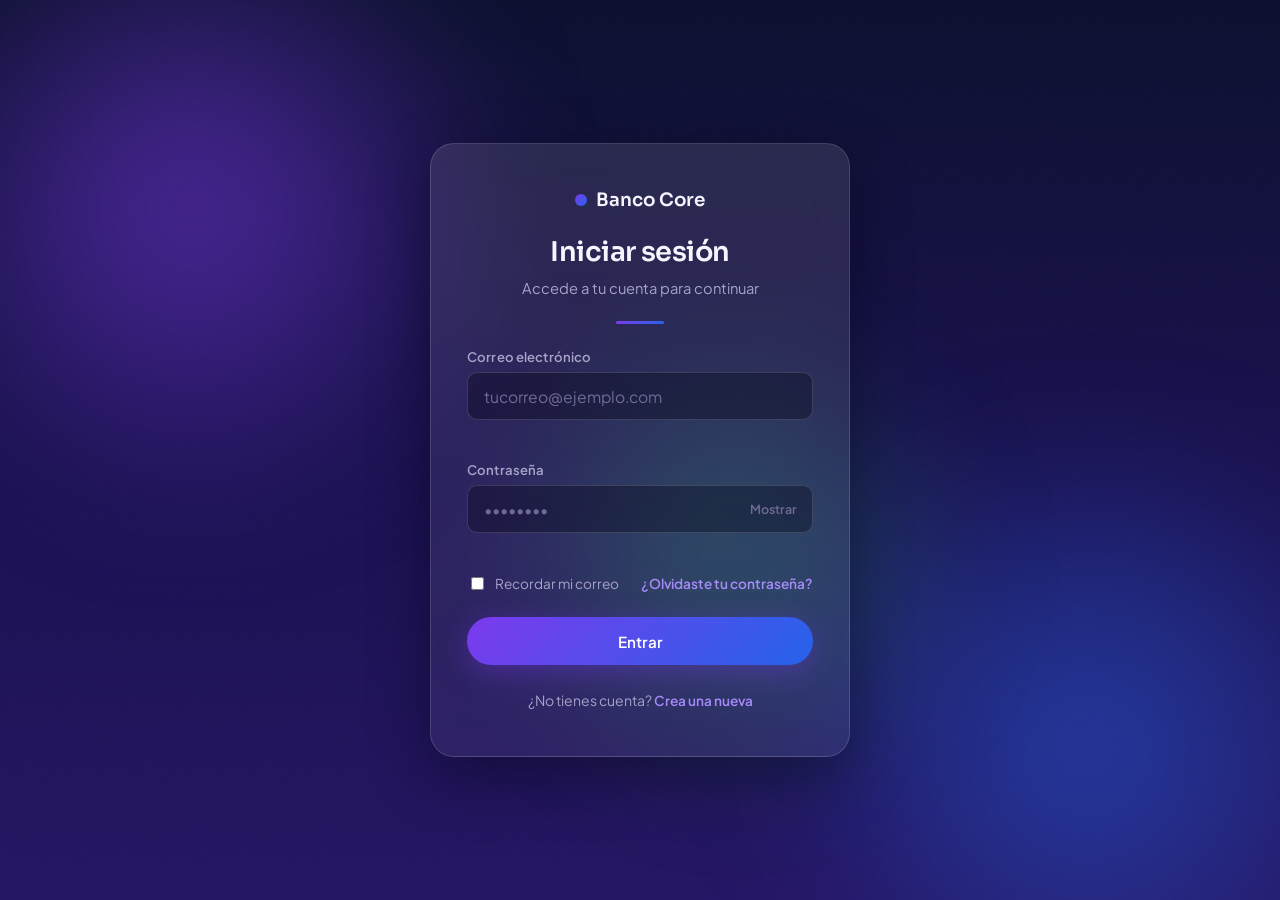
<file: index.html>
<!DOCTYPE html>
<html lang="es">
<head>
<meta charset="UTF-8">
<meta name="viewport" content="width=device-width, initial-scale=1.0">
<title>Iniciar sesión - Banco Core</title>
<link rel="preconnect" href="https://fonts.googleapis.com">
<link rel="preconnect" href="https://fonts.gstatic.com" crossorigin>
<link href="https://fonts.googleapis.com/css2?family=Sora:wght@500;600;700&family=Plus+Jakarta+Sans:wght@400;500;600&family=JetBrains+Mono:wght@400;500&display=swap" rel="stylesheet">
<link rel="stylesheet" href="css/styles.css">
</head>
<body class="login-page">
<main class="auth-shell">
  <div class="auth-container glass-card">
    <div class="brand-mark"><span class="brand-dot"></span>Banco Core</div>

    <form id="login-form" novalidate>
      <h1>Iniciar sesión</h1>
      <p class="form-subhead">Accede a tu cuenta para continuar</p>
      <div class="heading-rule"></div>

      <p class="auth-error" id="auth-error"></p>

      <div class="form-group">
        <label for="email">Correo electrónico</label>
        <input type="email" id="email" name="email" placeholder="tucorreo@ejemplo.com" required>
        <span class="error-message" id="email-error"></span>
      </div>

      <div class="form-group">
        <label for="password">Contraseña</label>
        <div class="password-wrapper">
          <input type="password" id="password" name="password" placeholder="••••••••" required>
          <button type="button" class="toggle-password" id="toggle-password">Mostrar</button>
        </div>
        <span class="error-message" id="password-error"></span>
      </div>

      <div class="form-options">
        <label class="checkbox-label">
          <input type="checkbox" id="remember-email">
          Recordar mi correo
        </label>
        <a href="recuperar.html" class="forgot-link">¿Olvidaste tu contraseña?</a>
      </div>

      <button type="submit" id="login-submit" class="btn btn-primary btn-block">Entrar</button>
      <p class="signup-hint">¿No tienes cuenta? <a href="registro.html" class="forgot-link">Crea una nueva</a></p>
    </form>
  </div>
</main>

<script src="js/animations.js"></script>
<script src="js/api.js"></script>
<script src="js/login.js"></script>
</body>
</html>
</file>
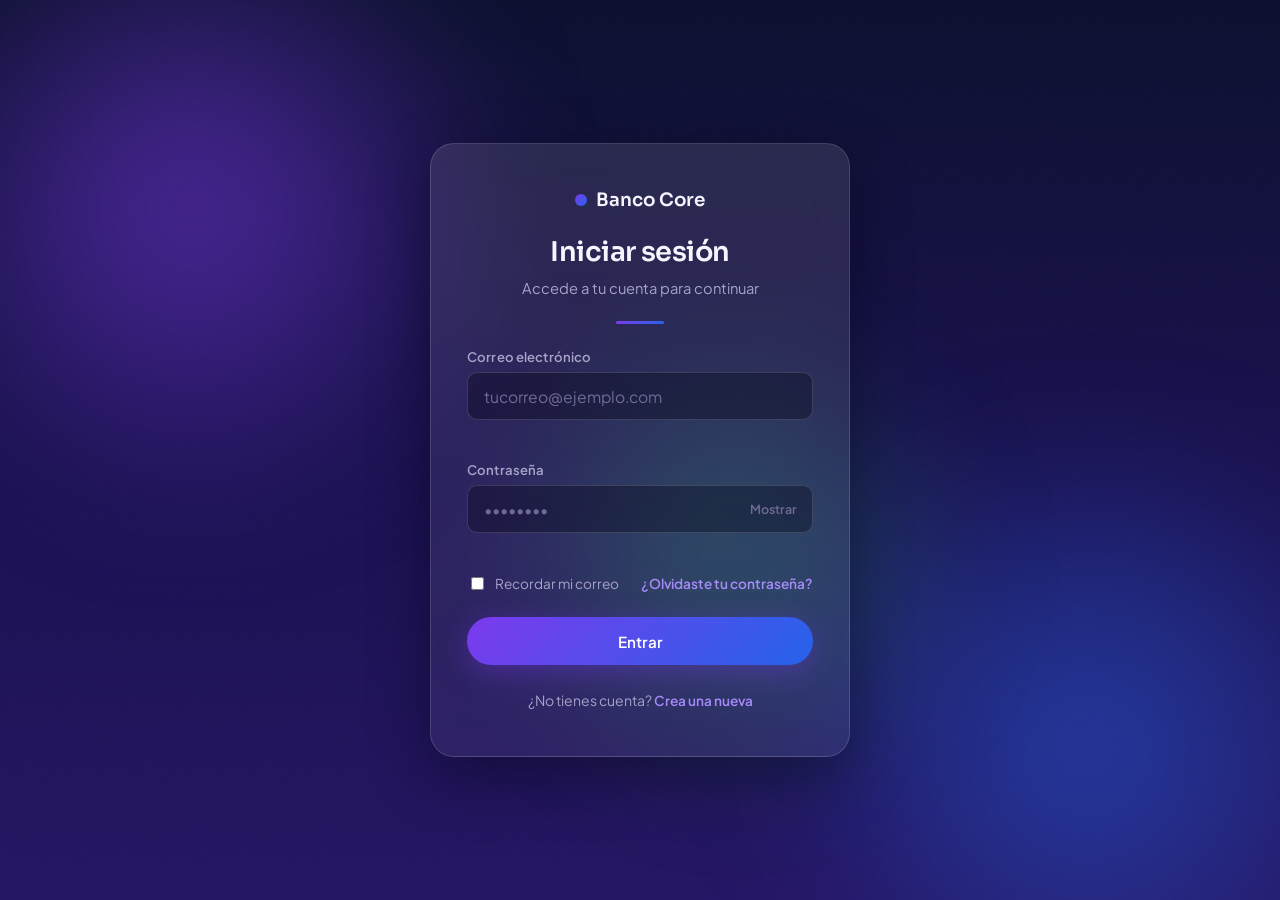
<file: dashboard.html>
<!DOCTYPE html>
<html lang="es">
<head>
<meta charset="UTF-8">
<meta name="viewport" content="width=device-width, initial-scale=1.0">
<title>Dashboard - Banco Core</title>
<link rel="preconnect" href="https://fonts.googleapis.com">
<link rel="preconnect" href="https://fonts.gstatic.com" crossorigin>
<link href="https://fonts.googleapis.com/css2?family=Sora:wght@500;600;700&family=Plus+Jakarta+Sans:wght@400;500;600&family=JetBrains+Mono:wght@400;500&display=swap" rel="stylesheet">
<link rel="stylesheet" href="css/styles.css">
</head>
<body class="dashboard-page">
<div class="app-shell">
  <aside class="app-sidebar">
    <div style="display:flex; align-items:center; justify-content:space-between;">
      <div class="brand-mark"><span class="brand-dot"></span>Banco Core</div>
      <div class="notif-wrapper">
        <button type="button" class="notif-bell" id="notif-bell" aria-label="Notificaciones">
          🔔<span class="notif-badge hidden" id="notif-badge">0</span>
        </button>
        <div class="notif-panel glass-card" id="notif-panel">
          <div class="notif-panel-header">
            <span>Notificaciones</span>
            <button type="button" class="notif-clear" id="notif-clear">Borrar todo</button>
          </div>
          <div id="notif-list"></div>
        </div>
      </div>
    </div>
    <nav class="app-nav">
      <a href="dashboard.html"><span class="icon">＄</span> Dashboard</a>
      <a href="transferencias.html"><span class="icon">→</span> Transferencias</a>
      <a href="historial.html"><span class="icon">≡</span> Historial</a>
    </nav>
    <a href="#" class="logout-link" id="logout-link">Cerrar sesión</a>
  </aside>

  <main class="app-main">
    <div class="app-topbar reveal">
      <div>
        <h1>Hola de nuevo 👋</h1>
        <p class="subtitle">Este es el resumen de tu cuenta hoy</p>
      </div>
      <div style="display:flex; align-items:center; gap:0.75rem;">
        <div class="user-chip glass-card">
          <span class="avatar" id="user-initial">•</span>
          <span id="user-name">Cargando…</span>
        </div>
        <button type="button" id="open-account-btn" class="btn btn-ghost">+ Abrir cuenta</button>
      </div>
    </div>

    <section class="glass-card reveal" id="open-account-card" style="display:none; padding:1.75rem; margin-bottom:2rem;">
      <div class="section-heading">
        <h2>Abrir nueva cuenta</h2>
      </div>
      <p class="auth-error" id="open-account-error"></p>
      <p class="success-banner" id="open-account-success">Cuenta creada con éxito.</p>
      <form id="open-account-form" novalidate style="display:flex; gap:1rem; align-items:flex-end; flex-wrap:wrap;">
        <div class="form-group" style="margin-bottom:0; flex:1; min-width:200px;">
          <label for="initial-deposit">Depósito inicial (máximo $200)</label>
          <input type="number" id="initial-deposit" name="initial-deposit" placeholder="0.00" min="0" max="200" step="0.01" required>
          <span class="error-message" id="initial-deposit-error"></span>
        </div>
        <button type="submit" id="open-account-submit" class="btn btn-primary">Crear cuenta</button>
        <button type="button" id="open-account-cancel" class="btn btn-ghost">Cancelar</button>
      </form>
    </section>

    <section class="balance-card glass-card reveal">
      <span class="eyebrow">Saldo disponible</span>
      <div class="balance-amount" id="balance-amount">$0.00</div>
      <div class="account-number" id="account-number" style="display:flex; align-items:center; gap:0.5rem;">
        <span id="account-number-text">Cuenta: —</span>
        <button type="button" id="copy-account-btn" class="notif-clear" style="display:none;">Copiar</button>
      </div>
      <div class="balance-actions" style="margin-top:1.25rem;">
        <a href="transferencias.html" class="btn btn-primary">Transferir dinero</a>
        <a href="historial.html" class="btn btn-ghost">Ver movimientos</a>
      </div>
    </section>

    <div class="card-grid">
      <div class="glass-card stat-card reveal">
        <div class="stat-label">Cuentas activas</div>
        <div class="stat-value" id="stat-cuentas">—</div>
      </div>
      <div class="glass-card stat-card positive reveal">
        <div class="stat-label">Último ingreso</div>
        <div class="stat-value" id="stat-ingreso">—</div>
      </div>
      <div class="glass-card stat-card negative reveal">
        <div class="stat-label">Último egreso</div>
        <div class="stat-value" id="stat-egreso">—</div>
      </div>
    </div>

    <section class="glass-card reveal" style="padding:1.75rem;">
      <div class="section-heading">
        <h2>Movimientos recientes</h2>
        <a href="historial.html" class="forgot-link">Ver todo →</a>
      </div>
      <div class="movement-list" id="recent-movements">
        <div class="empty-state">Cargando movimientos…</div>
      </div>
    </section>
  </main>
</div>

<script src="js/animations.js"></script>
<script src="js/api.js"></script>
<script src="js/notifications.js"></script>
<script src="js/dashboard.js"></script>
</body>
</html>
</file>
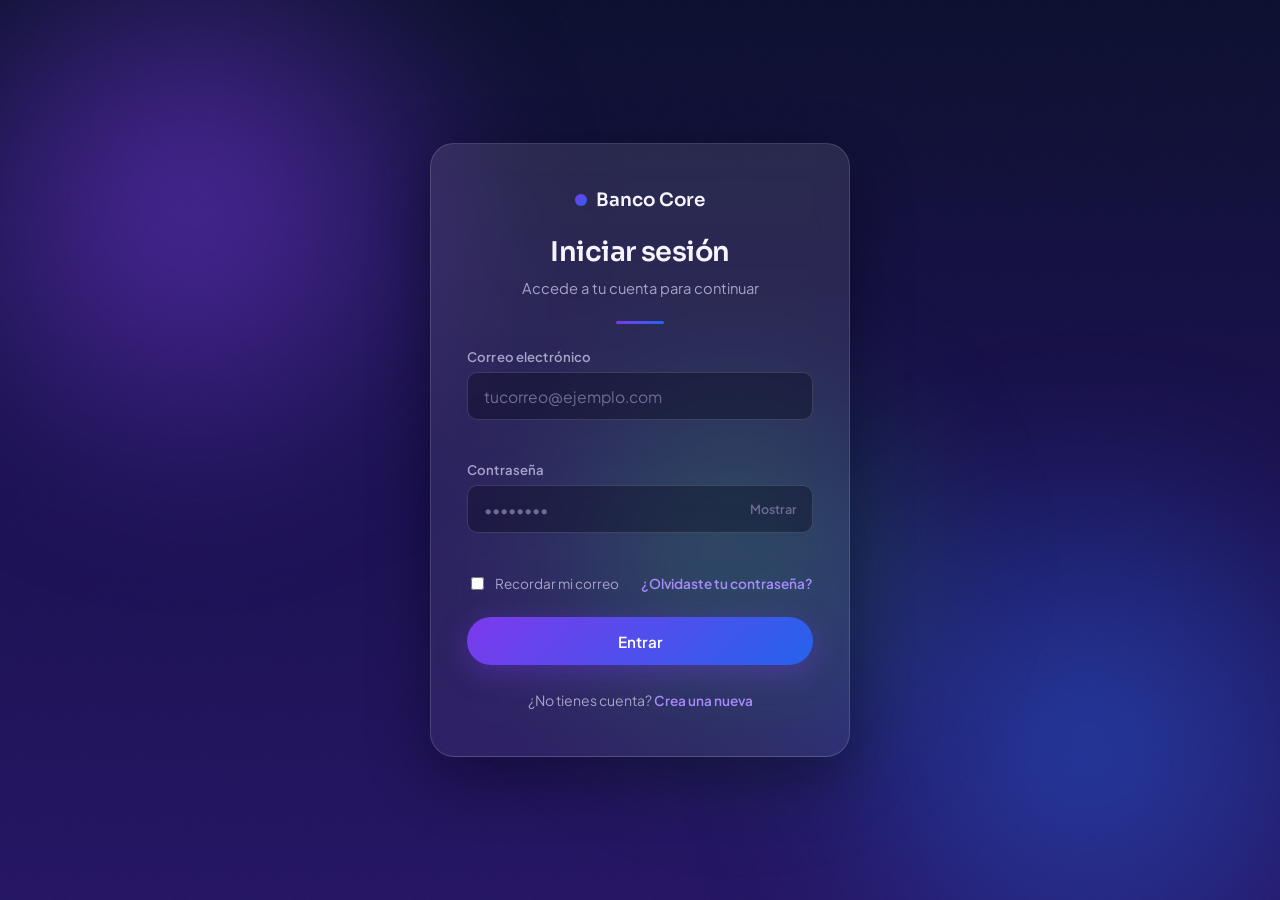
<file: historial.html>
<!DOCTYPE html>
<html lang="es">
<head>
<meta charset="UTF-8">
<meta name="viewport" content="width=device-width, initial-scale=1.0">
<title>Historial - Banco Core</title>
<link rel="preconnect" href="https://fonts.googleapis.com">
<link rel="preconnect" href="https://fonts.gstatic.com" crossorigin>
<link href="https://fonts.googleapis.com/css2?family=Sora:wght@500;600;700&family=Plus+Jakarta+Sans:wght@400;500;600&family=JetBrains+Mono:wght@400;500&display=swap" rel="stylesheet">
<link rel="stylesheet" href="css/styles.css">
</head>
<body class="historial-page">
<div class="app-shell">
  <aside class="app-sidebar">
    <div style="display:flex; align-items:center; justify-content:space-between;">
      <div class="brand-mark"><span class="brand-dot"></span>Banco Core</div>
      <div class="notif-wrapper">
        <button type="button" class="notif-bell" id="notif-bell" aria-label="Notificaciones">
          🔔<span class="notif-badge hidden" id="notif-badge">0</span>
        </button>
        <div class="notif-panel glass-card" id="notif-panel">
          <div class="notif-panel-header">
            <span>Notificaciones</span>
            <button type="button" class="notif-clear" id="notif-clear">Borrar todo</button>
          </div>
          <div id="notif-list"></div>
        </div>
      </div>
    </div>
    <nav class="app-nav">
      <a href="dashboard.html"><span class="icon">＄</span> Dashboard</a>
      <a href="transferencias.html"><span class="icon">→</span> Transferencias</a>
      <a href="historial.html"><span class="icon">≡</span> Historial</a>
    </nav>
    <a href="#" class="logout-link" id="logout-link">Cerrar sesión</a>
  </aside>

  <main class="app-main">
    <div class="app-topbar reveal">
      <div>
        <h1>Historial de movimientos</h1>
        <p class="subtitle">Todas tus transferencias, entrantes y salientes</p>
      </div>
    </div>

    <section class="glass-card reveal" style="padding:1.5rem 1.75rem; margin-bottom:1.5rem;">
      <div class="section-heading">
        <h2>Filtrar movimientos</h2>
        <button type="button" id="clear-filters-btn" class="notif-clear">Limpiar filtros</button>
      </div>
      <form id="filters-form" style="display:flex; gap:1rem; flex-wrap:wrap; align-items:flex-end;">
        <div class="form-group" style="margin-bottom:0; flex:1; min-width:150px;">
          <label for="filter-date-from">Desde</label>
          <input type="date" id="filter-date-from">
        </div>
        <div class="form-group" style="margin-bottom:0; flex:1; min-width:150px;">
          <label for="filter-date-to">Hasta</label>
          <input type="date" id="filter-date-to">
        </div>
        <div class="form-group" style="margin-bottom:0; flex:1; min-width:130px;">
          <label for="filter-amount-min">Monto mínimo</label>
          <input type="number" id="filter-amount-min" placeholder="0.00" min="0" step="0.01">
        </div>
        <div class="form-group" style="margin-bottom:0; flex:1; min-width:130px;">
          <label for="filter-amount-max">Monto máximo</label>
          <input type="number" id="filter-amount-max" placeholder="0.00" min="0" step="0.01">
        </div>
        <div class="form-group" style="margin-bottom:0; flex:1; min-width:150px;">
          <label for="filter-type">Tipo</label>
          <select id="filter-type" style="width:100%;padding:0.85rem 1rem;border-radius:10px;border:1px solid var(--surface-border);background:rgba(5,4,20,0.35);color:var(--text-primary);font-size:0.98rem;">
            <option value="">Todos</option>
            <option value="in">Solo entradas</option>
            <option value="out">Solo salidas</option>
          </select>
        </div>
      </form>
    </section>

    <section class="glass-card reveal" style="padding:1.75rem;">
      <div class="movement-list" id="movement-list">
        <div class="empty-state">Cargando movimientos…</div>
      </div>
    </section>
  </main>
</div>

<script src="js/animations.js"></script>
<script src="js/api.js"></script>
<script src="js/notifications.js"></script>
<script src="js/historial.js"></script>
</body>
</html>
</file>
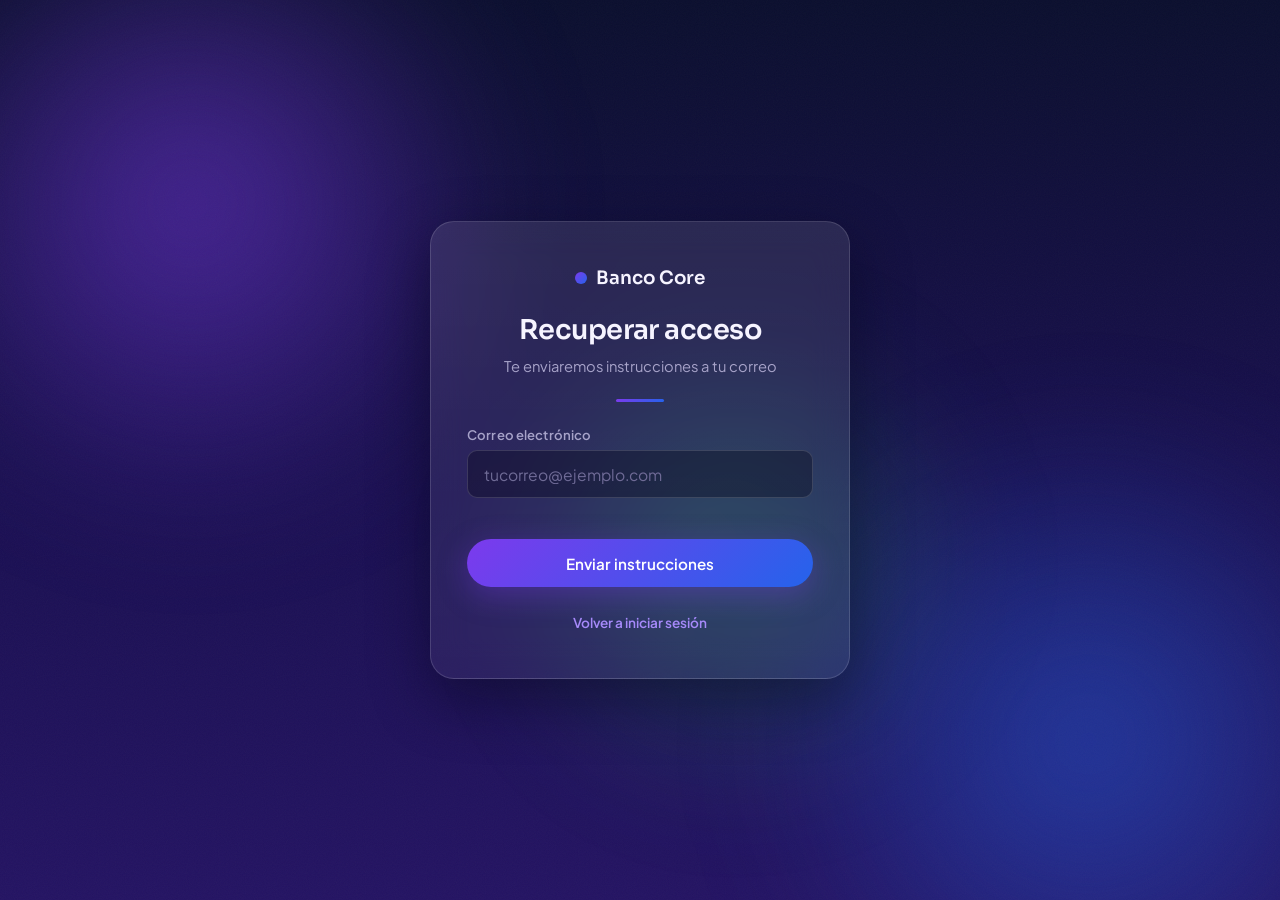
<file: recuperar.html>
<!DOCTYPE html>
<html lang="es">
<head>
<meta charset="UTF-8">
<meta name="viewport" content="width=device-width, initial-scale=1.0">
<title>Recuperar acceso - Banco Core</title>
<link rel="preconnect" href="https://fonts.googleapis.com">
<link rel="preconnect" href="https://fonts.gstatic.com" crossorigin>
<link href="https://fonts.googleapis.com/css2?family=Sora:wght@500;600;700&family=Plus+Jakarta+Sans:wght@400;500;600&family=JetBrains+Mono:wght@400;500&display=swap" rel="stylesheet">
<link rel="stylesheet" href="css/styles.css">
</head>
<body class="recuperar-page">
<main class="auth-shell">
  <div class="auth-container glass-card">
    <div class="brand-mark"><span class="brand-dot"></span>Banco Core</div>

    <form id="recuperar-form" novalidate>
      <h1>Recuperar acceso</h1>
      <p class="form-subhead">Te enviaremos instrucciones a tu correo</p>
      <div class="heading-rule"></div>

      <p class="auth-error" id="auth-error"></p>
      <p class="success-banner" id="success-banner">Listo. Revisa tu correo para continuar.</p>

      <div class="form-group">
        <label for="email">Correo electrónico</label>
        <input type="email" id="email" name="email" placeholder="tucorreo@ejemplo.com" required>
        <span class="error-message" id="email-error"></span>
      </div>

      <button type="submit" id="recuperar-submit" class="btn btn-primary btn-block">Enviar instrucciones</button>
      <p class="signup-hint"><a href="index.html" class="forgot-link">Volver a iniciar sesión</a></p>
    </form>
  </div>
</main>

<script src="js/animations.js"></script>
<script src="js/recuperar.js"></script>
</body>
</html>
</file>
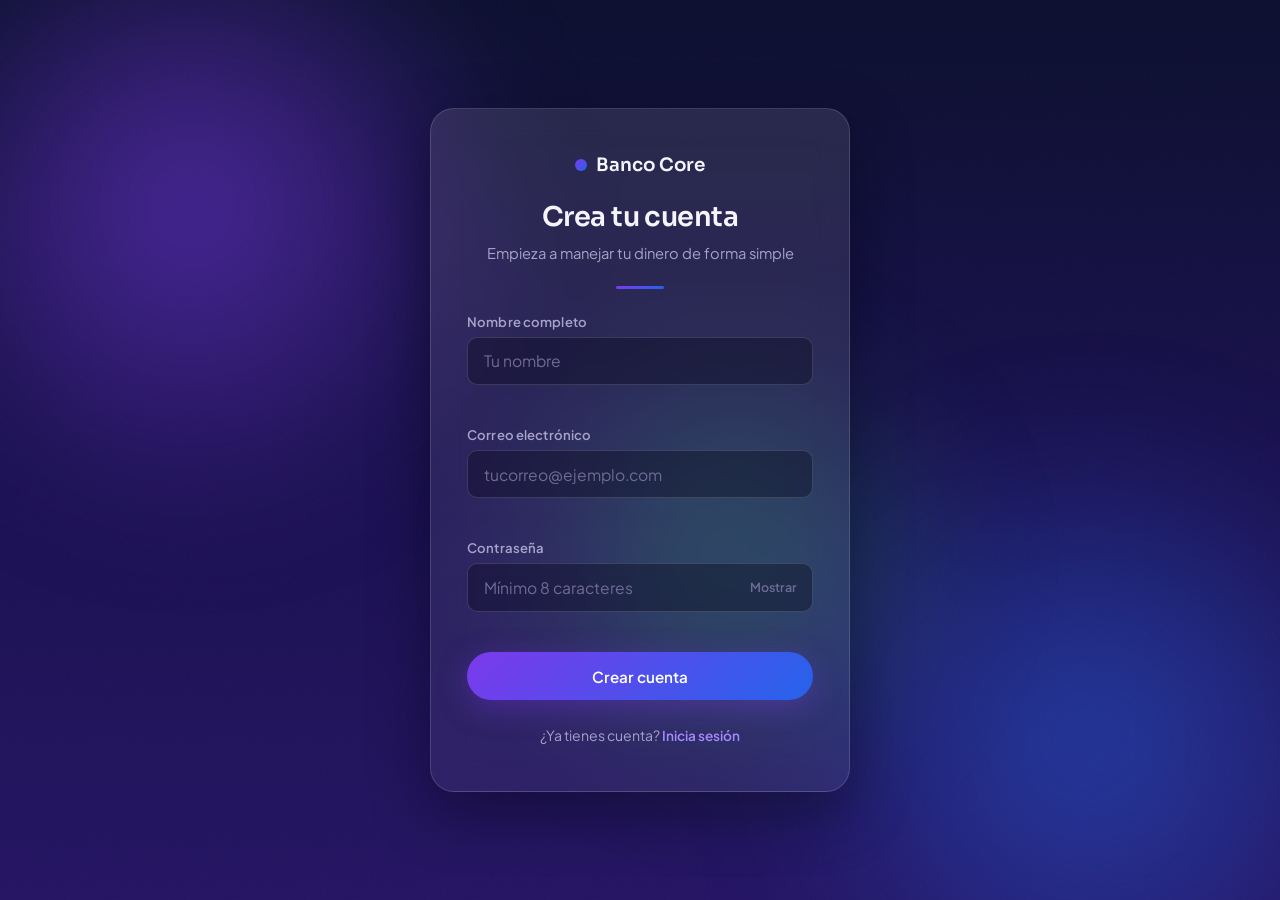
<file: registro.html>
<!DOCTYPE html>
<html lang="es">
<head>
<meta charset="UTF-8">
<meta name="viewport" content="width=device-width, initial-scale=1.0">
<title>Crear cuenta - Banco Core</title>
<link rel="preconnect" href="https://fonts.googleapis.com">
<link rel="preconnect" href="https://fonts.gstatic.com" crossorigin>
<link href="https://fonts.googleapis.com/css2?family=Sora:wght@500;600;700&family=Plus+Jakarta+Sans:wght@400;500;600&family=JetBrains+Mono:wght@400;500&display=swap" rel="stylesheet">
<link rel="stylesheet" href="css/styles.css">
</head>
<body class="registro-page">
<main class="auth-shell">
  <div class="auth-container glass-card">
    <div class="brand-mark"><span class="brand-dot"></span>Banco Core</div>

    <form id="registro-form" novalidate>
      <h1>Crea tu cuenta</h1>
      <p class="form-subhead">Empieza a manejar tu dinero de forma simple</p>
      <div class="heading-rule"></div>

      <p class="auth-error" id="auth-error"></p>

      <div class="form-group">
        <label for="name">Nombre completo</label>
        <input type="text" id="name" name="name" placeholder="Tu nombre" required>
        <span class="error-message" id="name-error"></span>
      </div>

      <div class="form-group">
        <label for="email">Correo electrónico</label>
        <input type="email" id="email" name="email" placeholder="tucorreo@ejemplo.com" required>
        <span class="error-message" id="email-error"></span>
      </div>

      <div class="form-group">
        <label for="password">Contraseña</label>
        <div class="password-wrapper">
          <input type="password" id="password" name="password" placeholder="Mínimo 8 caracteres" required>
          <button type="button" class="toggle-password" id="toggle-password">Mostrar</button>
        </div>
        <span class="error-message" id="password-error"></span>
      </div>

      <button type="submit" id="registro-submit" class="btn btn-primary btn-block">Crear cuenta</button>
      <p class="signup-hint">¿Ya tienes cuenta? <a href="index.html" class="forgot-link">Inicia sesión</a></p>
    </form>
  </div>
</main>

<script src="js/animations.js"></script>
<script src="js/api.js"></script>
<script src="js/registro.js"></script>
</body>
</html>
</file>
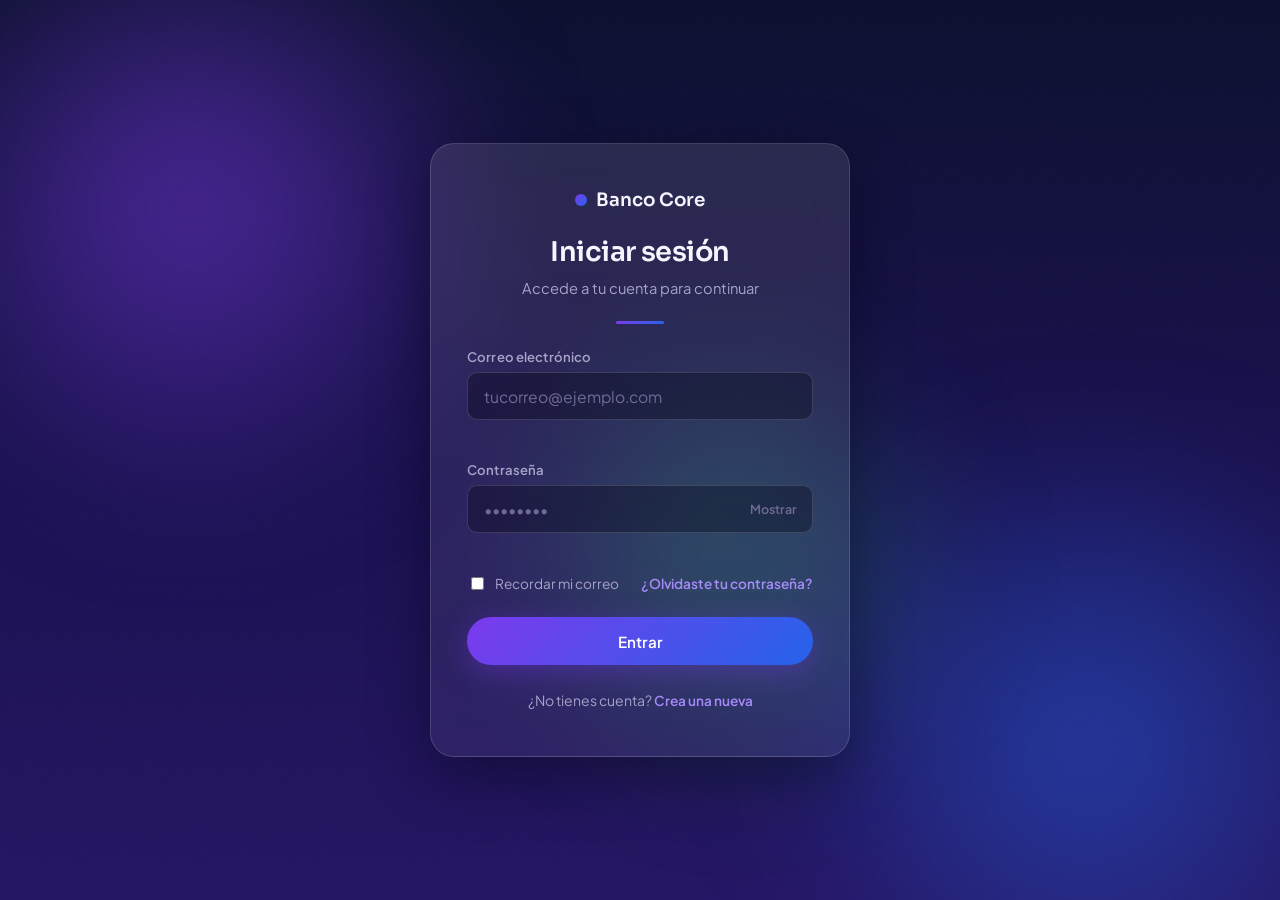
<file: transferencias.html>
<!DOCTYPE html>
<html lang="es">
<head>
<meta charset="UTF-8">
<meta name="viewport" content="width=device-width, initial-scale=1.0">
<title>Transferencias - Banco Core</title>
<link rel="preconnect" href="https://fonts.googleapis.com">
<link rel="preconnect" href="https://fonts.gstatic.com" crossorigin>
<link href="https://fonts.googleapis.com/css2?family=Sora:wght@500;600;700&family=Plus+Jakarta+Sans:wght@400;500;600&family=JetBrains+Mono:wght@400;500&display=swap" rel="stylesheet">
<link rel="stylesheet" href="css/styles.css">
</head>
<body class="transferencias-page">
<div class="app-shell">
  <aside class="app-sidebar">
    <div style="display:flex; align-items:center; justify-content:space-between;">
      <div class="brand-mark"><span class="brand-dot"></span>Banco Core</div>
      <div class="notif-wrapper">
        <button type="button" class="notif-bell" id="notif-bell" aria-label="Notificaciones">
          🔔<span class="notif-badge hidden" id="notif-badge">0</span>
        </button>
        <div class="notif-panel glass-card" id="notif-panel">
          <div class="notif-panel-header">
            <span>Notificaciones</span>
            <button type="button" class="notif-clear" id="notif-clear">Borrar todo</button>
          </div>
          <div id="notif-list"></div>
        </div>
      </div>
    </div>
    <nav class="app-nav">
      <a href="dashboard.html"><span class="icon">＄</span> Dashboard</a>
      <a href="transferencias.html"><span class="icon">→</span> Transferencias</a>
      <a href="historial.html"><span class="icon">≡</span> Historial</a>
    </nav>
    <a href="#" class="logout-link" id="logout-link">Cerrar sesión</a>
  </aside>

  <main class="app-main">
    <div class="app-topbar reveal">
      <div>
        <h1>Enviar transferencia</h1>
        <p class="subtitle">Manda dinero a otra cuenta de forma instantánea</p>
      </div>
    </div>

    <div class="transfer-layout">
      <section class="glass-card transfer-form-card reveal">
        <p class="auth-error" id="transfer-error"></p>
        <p class="success-banner" id="transfer-success">
          <span>Transferencia realizada con éxito.</span>
          <button type="button" id="download-receipt-btn" class="notif-clear" style="margin-left:auto;">Descargar comprobante</button>
        </p>

        <form id="transfer-form" novalidate>
          <div class="form-group">
            <label for="origen">Cuenta de origen</label>
            <select id="origen" name="origen" required
              style="width:100%;padding:0.85rem 1rem;border-radius:10px;border:1px solid var(--surface-border);background:rgba(5,4,20,0.35);color:var(--text-primary);font-size:0.98rem;">
              <option value="">Cargando cuentas…</option>
            </select>
            <span class="error-message" id="origen-error"></span>
          </div>

          <div class="form-group">
            <label for="destino">Cuenta destino</label>
            <input type="text" id="destino" name="destino" placeholder="ACC-1002" required>
            <span class="error-message" id="destino-error"></span>
          </div>

          <div class="form-group">
            <label for="monto">Monto a transferir</label>
            <input type="number" id="monto" name="monto" placeholder="0.00" min="0.01" step="0.01" required>
            <span class="error-message" id="monto-error"></span>
          </div>

          <button type="submit" id="transfer-submit" class="btn btn-primary btn-block">Transferir ahora</button>
        </form>
      </section>

      <aside class="glass-card transfer-summary reveal">
        <h2 style="font-size:1.05rem;margin-bottom:1rem;">Resumen</h2>
        <div class="summary-row">
          <span>Origen</span>
          <span id="summary-origen">—</span>
        </div>
        <div class="summary-row">
          <span>Destino</span>
          <span id="summary-destino">—</span>
        </div>
        <div class="summary-row">
          <span>Monto</span>
          <span id="summary-monto">$0.00</span>
        </div>
        <p style="margin-top:1.25rem;font-size:0.8rem;">Las transferencias entre cuentas de Banco Core son instantáneas y sin comisión.</p>
      </aside>
    </div>
  </main>
</div>

<script src="js/animations.js"></script>
<script src="js/api.js"></script>
<script src="js/notifications.js"></script>
<script src="js/transferencias.js"></script>
</body>
</html>
</file>
<file: css/styles.css>
/*
   BANCO CORE — Sistema de diseño
   Paleta vibrante / degradados · Sora + Plus Jakarta Sans + JetBrains Mono
  */

:root {
  /* Color — fondo */
  --bg-deep-1: #0b0f2e;
  --bg-deep-2: #1a1051;
  --bg-deep-3: #241463;

  /* Color — acentos */
  --violet: #7c3aed;
  --violet-soft: #a78bfa;
  --blue: #2563eb;
  --lime: #22d66b;
  --coral: #ff5d73;
  --gold: #fbbf24;

  --grad-primary: linear-gradient(135deg, var(--violet) 0%, var(--blue) 100%);
  --grad-aurora-1: radial-gradient(circle, rgba(124, 58, 237, 0.55), transparent 60%);
  --grad-aurora-2: radial-gradient(circle, rgba(37, 99, 235, 0.5), transparent 60%);
  --grad-aurora-3: radial-gradient(circle, rgba(34, 214, 107, 0.28), transparent 60%);

  /* Superficies */
  --surface: rgba(255, 255, 255, 0.06);
  --surface-strong: rgba(255, 255, 255, 0.1);
  --surface-border: rgba(255, 255, 255, 0.14);
  --surface-border-hover: rgba(255, 255, 255, 0.28);

  /* Texto */
  --text-primary: #f6f4ff;
  --text-muted: #a7a3c9;
  --text-faint: #6f6b96;

  /* Tipografía */
  --font-display: "Sora", sans-serif;
  --font-body: "Plus Jakarta Sans", sans-serif;
  --font-mono: "JetBrains Mono", monospace;

  /* Espaciado / radios */
  --radius-sm: 10px;
  --radius-md: 16px;
  --radius-lg: 24px;
  --radius-pill: 999px;

  --shadow-glow-violet: 0 8px 30px rgba(124, 58, 237, 0.35);
  --shadow-glow-blue: 0 8px 30px rgba(37, 99, 235, 0.3);
  --shadow-card: 0 20px 60px rgba(5, 4, 20, 0.45);

  --ease: cubic-bezier(0.16, 1, 0.3, 1);
  --speed-fast: 0.18s;
  --speed-med: 0.4s;
  --speed-slow: 0.8s;
}

/* ---------- Reset ---------- */
*,
*::before,
*::after {
  box-sizing: border-box;
}

html {
  scroll-behavior: smooth;
}

body {
  margin: 0;
  min-height: 100vh;
  font-family: var(--font-body);
  color: var(--text-primary);
  background-color: var(--bg-deep-1);
  -webkit-font-smoothing: antialiased;
  position: relative;
  overflow-x: hidden;
}

h1, h2, h3, h4 {
  font-family: var(--font-display);
  margin: 0;
  letter-spacing: -0.02em;
}

p {
  margin: 0;
  color: var(--text-muted);
  line-height: 1.6;
}

a {
  color: var(--violet-soft);
  text-decoration: none;
  transition: color var(--speed-fast) var(--ease);
}
a:hover {
  color: var(--lime);
}

button {
  font-family: inherit;
}

input {
  font-family: var(--font-body);
}

::selection {
  background: var(--violet);
  color: white;
}

/* Foco visible accesible en toda la app */
a:focus-visible,
button:focus-visible,
input:focus-visible,
[tabindex]:focus-visible {
  outline: 2px solid var(--lime);
  outline-offset: 3px;
  border-radius: var(--radius-sm);
}

/* ---------- Fondo animado "aurora" (elemento firma) ---------- */
.aurora-bg {
  position: fixed;
  inset: 0;
  z-index: -1;
  overflow: hidden;
  background:
    linear-gradient(180deg, var(--bg-deep-1) 0%, var(--bg-deep-2) 55%, var(--bg-deep-3) 100%);
}

.aurora-bg::before,
.aurora-bg::after,
.aurora-bg .blob {
  content: "";
  position: absolute;
  width: 60vmax;
  height: 60vmax;
  border-radius: 50%;
  filter: blur(60px);
  will-change: transform;
}

.aurora-bg::before {
  background: var(--grad-aurora-1);
  top: -20%;
  left: -15%;
  animation: drift-a 22s ease-in-out infinite alternate;
}

.aurora-bg::after {
  background: var(--grad-aurora-2);
  bottom: -25%;
  right: -15%;
  animation: drift-b 26s ease-in-out infinite alternate;
}

.aurora-bg .blob {
  background: var(--grad-aurora-3);
  top: 30%;
  left: 35%;
  width: 45vmax;
  height: 45vmax;
  animation: drift-c 30s ease-in-out infinite alternate;
}

@keyframes drift-a {
  to { transform: translate(8%, 10%) scale(1.15); }
}
@keyframes drift-b {
  to { transform: translate(-10%, -6%) scale(1.1); }
}
@keyframes drift-c {
  to { transform: translate(-6%, 8%) scale(0.9); }
}

.grain-overlay {
  position: fixed;
  inset: 0;
  z-index: -1;
  pointer-events: none;
  opacity: 0.035;
  background-image: url("data:image/svg+xml,%3Csvg xmlns='http://www.w3.org/2000/svg' width='120' height='120'%3E%3Cfilter id='n'%3E%3CfeTurbulence type='fractalNoise' baseFrequency='0.9' numOctaves='2' stitchTiles='stitch'/%3E%3C/filter%3E%3Crect width='100%25' height='100%25' filter='url(%23n)'/%3E%3C/svg%3E");
}

/* ---------- Marca ---------- */
.brand-mark {
  display: inline-flex;
  align-items: center;
  gap: 0.6rem;
  font-family: var(--font-display);
  font-weight: 600;
  font-size: 1.15rem;
  color: var(--text-primary);
}

.brand-dot {
  width: 12px;
  height: 12px;
  border-radius: 50%;
  background: var(--grad-primary);
  box-shadow: 0 0 0 0 rgba(124, 58, 237, 0.6);
  animation: pulse-dot 2.4s ease-in-out infinite;
}

@keyframes pulse-dot {
  0%   { box-shadow: 0 0 0 0 rgba(124, 58, 237, 0.55); }
  70%  { box-shadow: 0 0 0 10px rgba(124, 58, 237, 0); }
  100% { box-shadow: 0 0 0 0 rgba(124, 58, 237, 0); }
}

/* ---------- Superficies de cristal ---------- */
.glass-card {
  background: linear-gradient(180deg, var(--surface-strong), var(--surface));
  border: 1px solid var(--surface-border);
  border-radius: var(--radius-lg);
  backdrop-filter: blur(18px);
  -webkit-backdrop-filter: blur(18px);
  box-shadow: var(--shadow-card);
  transition: border-color var(--speed-med) var(--ease), transform var(--speed-med) var(--ease);
}

.glass-card:hover {
  border-color: var(--surface-border-hover);
}

/* ---------- Botones ---------- */
.btn {
  display: inline-flex;
  align-items: center;
  justify-content: center;
  gap: 0.5rem;
  padding: 0.9rem 1.6rem;
  border-radius: var(--radius-pill);
  border: none;
  cursor: pointer;
  font-weight: 600;
  font-size: 0.95rem;
  position: relative;
  overflow: hidden;
  transition: transform var(--speed-fast) var(--ease), box-shadow var(--speed-fast) var(--ease), filter var(--speed-fast) var(--ease);
}

.btn:active {
  transform: scale(0.97);
}

.btn-primary {
  background: var(--grad-primary);
  color: white;
  box-shadow: var(--shadow-glow-violet);
}

.btn-primary::after {
  content: "";
  position: absolute;
  inset: 0;
  background: linear-gradient(120deg, transparent 30%, rgba(255, 255, 255, 0.35) 50%, transparent 70%);
  transform: translateX(-120%);
  transition: transform 0.6s var(--ease);
}

.btn-primary:hover::after {
  transform: translateX(120%);
}

.btn-primary:hover {
  filter: brightness(1.08);
  box-shadow: 0 10px 40px rgba(124, 58, 237, 0.5);
}

.btn-ghost {
  background: var(--surface);
  color: var(--text-primary);
  border: 1px solid var(--surface-border);
}

.btn-ghost:hover {
  border-color: var(--violet-soft);
  color: var(--violet-soft);
}

.btn-block {
  width: 100%;
}

.btn[disabled] {
  opacity: 0.55;
  cursor: not-allowed;
  filter: grayscale(0.3);
}

/* ---------- Formularios ---------- */
.form-group {
  margin-bottom: 1.35rem;
  text-align: left;
}

.form-group label {
  display: block;
  font-size: 0.82rem;
  font-weight: 600;
  color: var(--text-muted);
  margin-bottom: 0.45rem;
  letter-spacing: 0.01em;
}

.form-group input {
  width: 100%;
  padding: 0.85rem 1rem;
  border-radius: var(--radius-sm);
  border: 1px solid var(--surface-border);
  background: rgba(5, 4, 20, 0.35);
  color: var(--text-primary);
  font-size: 0.98rem;
  transition: border-color var(--speed-fast) var(--ease), box-shadow var(--speed-fast) var(--ease);
}

.form-group input::placeholder {
  color: var(--text-faint);
}

.form-group input:focus {
  outline: none;
  border-color: var(--violet-soft);
  box-shadow: 0 0 0 4px rgba(124, 58, 237, 0.18);
}

.form-group input.invalid {
  border-color: var(--coral);
}

.error-message {
  display: block;
  min-height: 1.1em;
  color: var(--coral);
  font-size: 0.78rem;
  margin-top: 0.35rem;
}

.auth-error {
  min-height: 1.2em;
  color: var(--coral);
  font-size: 0.88rem;
  background: rgba(255, 93, 115, 0.1);
  border: 1px solid rgba(255, 93, 115, 0.25);
  border-radius: var(--radius-sm);
  padding: 0.6rem 0.8rem;
  margin-bottom: 1rem;
  display: none;
}

.auth-error.visible {
  display: block;
}

.password-wrapper {
  position: relative;
  display: flex;
  align-items: center;
}

.toggle-password {
  position: absolute;
  right: 0.6rem;
  background: none;
  border: none;
  color: var(--text-faint);
  font-size: 0.78rem;
  font-weight: 600;
  cursor: pointer;
}

.toggle-password:hover {
  color: var(--violet-soft);
}

.checkbox-label {
  display: inline-flex;
  align-items: center;
  gap: 0.5rem;
  font-size: 0.85rem;
  color: var(--text-muted);
}

/* ---------- Layout de autenticación (login / registro / recuperar) ---------- */
.auth-shell {
  min-height: 100vh;
  display: flex;
  align-items: center;
  justify-content: center;
  padding: 2rem 1.25rem;
}

.auth-container {
  width: 100%;
  max-width: 420px;
  padding: 2.75rem 2.25rem;
  text-align: center;
  animation: rise-in var(--speed-slow) var(--ease) both;
}

@keyframes rise-in {
  from { opacity: 0; transform: translateY(26px) scale(0.98); }
  to   { opacity: 1; transform: translateY(0) scale(1); }
}

.auth-container .brand-mark {
  justify-content: center;
  margin-bottom: 1.5rem;
}

.auth-container h1 {
  font-size: 1.7rem;
  font-weight: 600;
}

.form-subhead {
  margin-top: 0.5rem;
  font-size: 0.92rem;
}

.heading-rule {
  width: 48px;
  height: 3px;
  border-radius: var(--radius-pill);
  background: var(--grad-primary);
  margin: 1.25rem auto 1.5rem;
}

.form-options {
  display: flex;
  align-items: center;
  justify-content: space-between;
  margin-bottom: 1.5rem;
  font-size: 0.85rem;
}

.forgot-link {
  font-size: 0.85rem;
  font-weight: 600;
}

.signup-hint {
  margin-top: 1.5rem;
  font-size: 0.88rem;
}

/* ---------- Shell de app (dashboard / historial / transferencias) ---------- */
.app-shell {
  min-height: 100vh;
  display: grid;
  grid-template-columns: 260px 1fr;
}

.app-sidebar {
  padding: 2rem 1.5rem;
  display: flex;
  flex-direction: column;
  gap: 2.5rem;
  border-right: 1px solid var(--surface-border);
  background: rgba(5, 4, 20, 0.25);
}

.app-nav {
  display: flex;
  flex-direction: column;
  gap: 0.35rem;
}

.app-nav a {
  display: flex;
  align-items: center;
  gap: 0.75rem;
  padding: 0.75rem 1rem;
  border-radius: var(--radius-sm);
  color: var(--text-muted);
  font-weight: 600;
  font-size: 0.92rem;
  transition: background var(--speed-fast) var(--ease), color var(--speed-fast) var(--ease), transform var(--speed-fast) var(--ease);
}

.app-nav a:hover {
  background: var(--surface);
  color: var(--text-primary);
  transform: translateX(4px);
}

.app-nav a.active {
  background: var(--grad-primary);
  color: white;
  box-shadow: var(--shadow-glow-violet);
}

.app-nav .icon {
  font-family: var(--font-mono);
  font-size: 0.9rem;
  opacity: 0.85;
}

.logout-link {
  margin-top: auto;
  font-size: 0.85rem;
  color: var(--text-faint);
  font-weight: 600;
}

.app-main {
  padding: 2.5rem clamp(1.25rem, 4vw, 3.5rem);
}

.app-topbar {
  display: flex;
  align-items: center;
  justify-content: space-between;
  margin-bottom: 2rem;
  flex-wrap: wrap;
  gap: 1rem;
}

.app-topbar h1 {
  font-size: 1.6rem;
}

.app-topbar .subtitle {
  font-size: 0.9rem;
  margin-top: 0.25rem;
}

.user-chip {
  display: flex;
  align-items: center;
  gap: 0.7rem;
  padding: 0.5rem 0.9rem;
  border-radius: var(--radius-pill);
}

.user-chip .avatar {
  width: 34px;
  height: 34px;
  border-radius: 50%;
  background: var(--grad-primary);
  display: flex;
  align-items: center;
  justify-content: center;
  font-family: var(--font-display);
  font-weight: 600;
  font-size: 0.85rem;
}

/* ---------- Tarjeta de saldo ---------- */
.balance-card {
  padding: 2rem 2.25rem;
  position: relative;
  overflow: hidden;
  margin-bottom: 2rem;
}

.balance-card .eyebrow {
  font-size: 0.78rem;
  text-transform: uppercase;
  letter-spacing: 0.08em;
  color: var(--text-muted);
  font-weight: 600;
}

.balance-amount {
  font-family: var(--font-mono);
  font-size: clamp(2.1rem, 5vw, 3rem);
  font-weight: 500;
  margin: 0.6rem 0 1.5rem;
  background: linear-gradient(90deg, #fff, var(--violet-soft));
  -webkit-background-clip: text;
  background-clip: text;
  color: transparent;
}

.balance-actions {
  display: flex;
  gap: 0.75rem;
  flex-wrap: wrap;
}

.account-number {
  font-family: var(--font-mono);
  font-size: 0.85rem;
  color: var(--text-muted);
  letter-spacing: 0.04em;
}

/* ---------- Cuadrícula de tarjetas / stats ---------- */
.card-grid {
  display: grid;
  grid-template-columns: repeat(auto-fit, minmax(220px, 1fr));
  gap: 1.25rem;
  margin-bottom: 2rem;
}

.stat-card {
  padding: 1.5rem;
}

.stat-card .stat-label {
  font-size: 0.8rem;
  color: var(--text-muted);
  font-weight: 600;
}

.stat-card .stat-value {
  font-family: var(--font-mono);
  font-size: 1.5rem;
  margin-top: 0.5rem;
  color: var(--text-primary);
}

.stat-card.positive .stat-value { color: var(--lime); }
.stat-card.negative .stat-value { color: var(--coral); }

/* ---------- Lista de movimientos ---------- */
.section-heading {
  display: flex;
  align-items: baseline;
  justify-content: space-between;
  margin-bottom: 1rem;
}

.section-heading h2 {
  font-size: 1.15rem;
}

.movement-list {
  display: flex;
  flex-direction: column;
  gap: 0.75rem;
}

.movement-item {
  display: flex;
  align-items: center;
  justify-content: space-between;
  padding: 1.1rem 1.4rem;
  gap: 1rem;
}

.movement-info {
  display: flex;
  align-items: center;
  gap: 1rem;
}

.movement-icon {
  width: 42px;
  height: 42px;
  border-radius: 50%;
  display: flex;
  align-items: center;
  justify-content: center;
  font-family: var(--font-mono);
  font-weight: 600;
  flex-shrink: 0;
}

.movement-icon.in {
  background: rgba(34, 214, 107, 0.15);
  color: var(--lime);
}

.movement-icon.out {
  background: rgba(255, 93, 115, 0.15);
  color: var(--coral);
}

.movement-title {
  font-weight: 600;
  font-size: 0.95rem;
}

.movement-date {
  font-size: 0.78rem;
  color: var(--text-faint);
}

.movement-amount {
  font-family: var(--font-mono);
  font-weight: 500;
  font-size: 1rem;
}

.movement-amount.in { color: var(--lime); }
.movement-amount.out { color: var(--coral); }

.empty-state {
  padding: 3rem 1.5rem;
  text-align: center;
  color: var(--text-muted);
}

/* ---------- Transferencias ---------- */
.transfer-layout {
  display: grid;
  grid-template-columns: minmax(0, 1fr) minmax(0, 340px);
  gap: 1.5rem;
  align-items: start;
}

.transfer-form-card {
  padding: 2rem;
}

.transfer-summary {
  padding: 1.75rem;
}

.transfer-summary .summary-row {
  display: flex;
  justify-content: space-between;
  padding: 0.6rem 0;
  border-bottom: 1px dashed var(--surface-border);
  font-size: 0.88rem;
}

.transfer-summary .summary-row:last-child {
  border-bottom: none;
}

.success-banner {
  display: none;
  align-items: center;
  gap: 0.6rem;
  padding: 0.8rem 1rem;
  border-radius: var(--radius-sm);
  background: rgba(34, 214, 107, 0.12);
  border: 1px solid rgba(34, 214, 107, 0.3);
  color: var(--lime);
  font-size: 0.88rem;
  margin-bottom: 1.25rem;
}

.success-banner.visible {
  display: flex;
}

/* ---------- Scroll reveal ---------- */
.reveal {
  opacity: 0;
  transform: translateY(24px);
  transition: opacity var(--speed-slow) var(--ease), transform var(--speed-slow) var(--ease);
}

.reveal.in-view {
  opacity: 1;
  transform: translateY(0);
}

.reveal-stagger > * {
  transition-delay: calc(var(--stagger-index, 0) * 70ms);
}

/* ---------- Responsive ---------- */
@media (max-width: 900px) {
  .app-shell {
    grid-template-columns: 1fr;
  }
  .app-sidebar {
    flex-direction: row;
    align-items: center;
    justify-content: space-between;
    border-right: none;
    border-bottom: 1px solid var(--surface-border);
    padding: 1.1rem 1.25rem;
  }
  .app-nav {
    flex-direction: row;
    overflow-x: auto;
  }
  .logout-link { display: none; }
  .transfer-layout {
    grid-template-columns: 1fr;
  }
}

@media (max-width: 520px) {
  .auth-container {
    padding: 2.1rem 1.4rem;
  }
  .movement-item {
    flex-wrap: wrap;
  }
}

/* ---------- Movimiento reducido ---------- */
@media (prefers-reduced-motion: reduce) {
  *, *::before, *::after {
    animation-duration: 0.001ms !important;
    animation-iteration-count: 1 !important;
    transition-duration: 0.001ms !important;
    scroll-behavior: auto !important;
  }
}

/* ---------- Campanita de notificaciones ---------- */
.notif-wrapper {
  position: relative;
}

.notif-bell {
  position: relative;
  width: 40px;
  height: 40px;
  border-radius: 50%;
  border: 1px solid var(--surface-border);
  background: var(--surface);
  color: var(--text-primary);
  cursor: pointer;
  display: flex;
  align-items: center;
  justify-content: center;
  font-size: 1.05rem;
  transition: border-color var(--speed-fast) var(--ease), transform var(--speed-fast) var(--ease);
}

.notif-bell:hover {
  border-color: var(--violet-soft);
  transform: translateY(-1px);
}

.notif-badge {
  position: absolute;
  top: -4px;
  right: -4px;
  min-width: 18px;
  height: 18px;
  padding: 0 4px;
  border-radius: var(--radius-pill);
  background: var(--coral);
  color: white;
  font-size: 0.68rem;
  font-weight: 700;
  display: flex;
  align-items: center;
  justify-content: center;
  box-shadow: 0 0 0 2px var(--bg-deep-1);
}

.notif-badge.hidden {
  display: none;
}

.notif-panel {
  position: absolute;
  top: calc(100% + 10px);
  left: 0;
  width: 320px;
  max-height: 380px;
  overflow-y: auto;
  z-index: 40;
  padding: 0.75rem;
  opacity: 0;
  transform: translateY(-8px);
  pointer-events: none;
  transition: opacity var(--speed-fast) var(--ease), transform var(--speed-fast) var(--ease);
}

.notif-panel.open {
  opacity: 1;
  transform: translateY(0);
  pointer-events: auto;
}

.notif-panel-header {
  display: flex;
  align-items: center;
  justify-content: space-between;
  padding: 0.35rem 0.5rem 0.75rem;
  font-size: 0.85rem;
  font-weight: 600;
  border-bottom: 1px solid var(--surface-border);
  margin-bottom: 0.5rem;
}

.notif-clear {
  background: none;
  border: none;
  color: var(--text-faint);
  font-size: 0.75rem;
  cursor: pointer;
  font-weight: 600;
}

.notif-clear:hover {
  color: var(--coral);
}

.notif-item {
  padding: 0.65rem 0.5rem;
  border-radius: var(--radius-sm);
  font-size: 0.82rem;
  color: var(--text-primary);
  display: flex;
  flex-direction: column;
  gap: 0.2rem;
}

.notif-item:hover {
  background: var(--surface);
}

.notif-item .notif-time {
  font-size: 0.7rem;
  color: var(--text-faint);
}

.notif-empty {
  padding: 1.5rem 0.5rem;
  text-align: center;
  color: var(--text-faint);
  font-size: 0.82rem;
}

/* ---------- Confirmación inline (eliminar cuenta) ---------- */
.confirm-row {
  display: none;
  align-items: center;
  gap: 0.75rem;
  margin-top: 1.1rem;
  padding: 0.9rem 1rem;
  border-radius: var(--radius-sm);
  background: rgba(255, 93, 115, 0.08);
  border: 1px solid rgba(255, 93, 115, 0.25);
  flex-wrap: wrap;
}

.confirm-row.visible {
  display: flex;
}

.confirm-row span {
  font-size: 0.85rem;
  color: var(--text-primary);
  flex: 1;
  min-width: 180px;
}

.btn-danger {
  background: var(--coral);
  color: white;
  box-shadow: 0 8px 24px rgba(255, 93, 115, 0.35);
}

.btn-danger:hover {
  filter: brightness(1.08);
}
</file>
